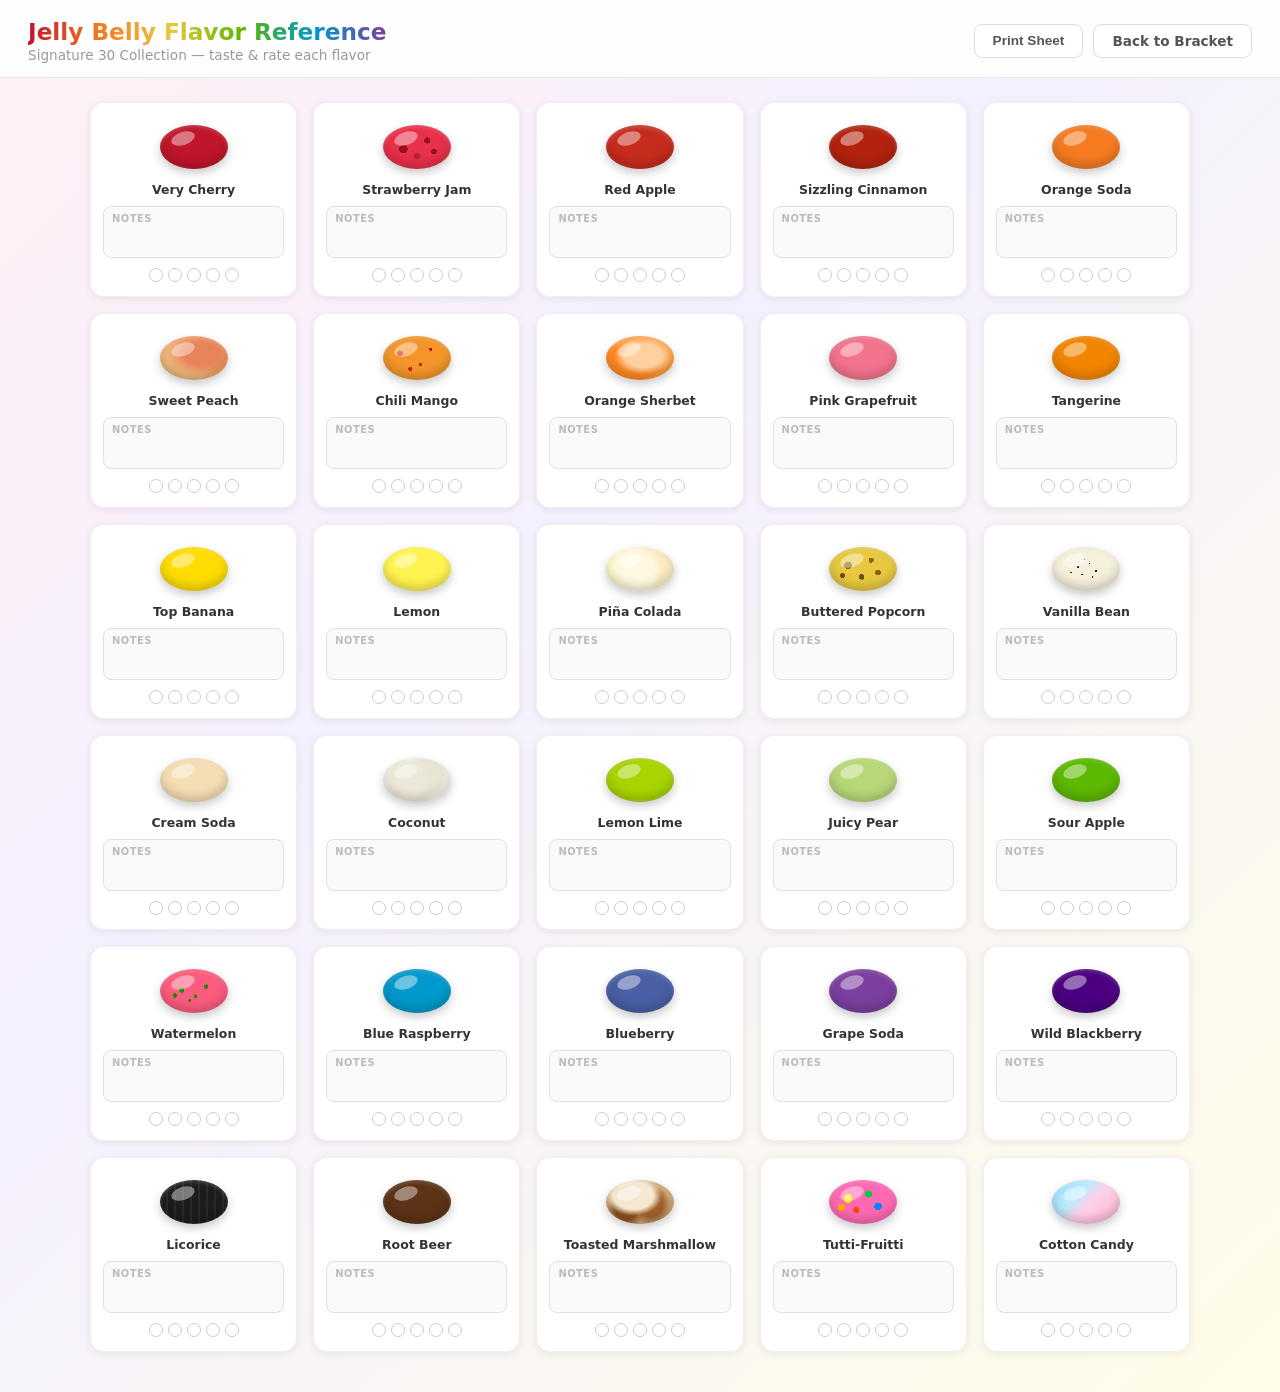
<file: resources.html>
<!DOCTYPE html>
<html lang="en">
<head>
  <meta charset="UTF-8">
  <meta name="viewport" content="width=device-width, initial-scale=1.0">
  <title>Jelly Belly Flavor Reference — Signature 30</title>
  <style>
    *, *::before, *::after { box-sizing: border-box; margin: 0; padding: 0; }

    body {
      font-family: 'Segoe UI', system-ui, -apple-system, sans-serif;
      background: linear-gradient(135deg, #fff0f5 0%, #f5f0ff 40%, #fffde7 100%);
      min-height: 100vh;
      color: #333;
    }

    /* ── Header ── */
    header {
      display: flex;
      align-items: center;
      justify-content: space-between;
      padding: 18px 28px 14px;
      background: rgba(255,255,255,0.88);
      backdrop-filter: blur(8px);
      border-bottom: 1px solid rgba(0,0,0,0.08);
      gap: 16px;
      flex-wrap: wrap;
    }

    h1 {
      font-size: 1.45rem;
      font-weight: 800;
      background: linear-gradient(90deg, #C0152B, #F47B20, #E8C840, #5CB800, #0099CC, #7B3FA0);
      -webkit-background-clip: text;
      -webkit-text-fill-color: transparent;
      background-clip: text;
    }

    .subtitle {
      font-size: 0.85rem;
      color: #999;
      margin-top: 2px;
    }

    .header-actions {
      display: flex;
      gap: 10px;
      flex-wrap: wrap;
    }

    .btn {
      background: #fff;
      color: #555;
      border: 1.5px solid #ddd;
      border-radius: 8px;
      padding: 8px 18px;
      font-size: 0.85rem;
      font-weight: 600;
      cursor: pointer;
      text-decoration: none;
      display: inline-block;
      white-space: nowrap;
      transition: background 0.15s, border-color 0.15s;
    }
    .btn:hover { background: #f5f5f5; border-color: #bbb; color: #333; }

    /* ── Grid ── */
    main {
      padding: 24px 28px 40px;
    }

    .grid {
      display: grid;
      grid-template-columns: repeat(5, 1fr);
      gap: 16px;
      max-width: 1100px;
      margin: 0 auto;
    }

    /* ── Card ── */
    .card {
      background: #fff;
      border-radius: 14px;
      padding: 16px 12px 14px;
      display: flex;
      flex-direction: column;
      align-items: center;
      gap: 8px;
      box-shadow: 0 2px 8px rgba(0,0,0,0.07);
      border: 1px solid rgba(0,0,0,0.06);
    }

    /* ── Jelly bean illustration ── */
    .bean-wrap {
      width: 80px;
      height: 56px;
      display: flex;
      align-items: center;
      justify-content: center;
    }

    .bean {
      width: 68px;
      height: 44px;
      border-radius: 50%;
      background-color: var(--bean-color);
      background-image: var(--bean-pattern, none);
      background-size: cover;
      position: relative;
      box-shadow:
        0 4px 10px rgba(0,0,0,0.22),
        inset 0 -5px 10px rgba(0,0,0,0.18),
        inset 0 2px 4px rgba(255,255,255,0.2);
    }

    /* Shine highlight */
    .bean::after {
      content: '';
      position: absolute;
      top: 7px;
      left: 11px;
      width: 24px;
      height: 13px;
      border-radius: 50%;
      background: rgba(255,255,255,0.42);
      transform: rotate(-18deg);
    }

    /* ── Flavor name ── */
    .flavor-name {
      font-size: 0.78rem;
      font-weight: 700;
      text-align: center;
      color: #333;
      line-height: 1.2;
    }

    /* ── Notes box ── */
    .notes-box {
      width: 100%;
      border: 1.5px solid #e0e0e0;
      border-radius: 8px;
      padding: 6px 8px;
      min-height: 52px;
      background: #fafafa;
    }

    .notes-label {
      font-size: 0.62rem;
      font-weight: 600;
      color: #bbb;
      text-transform: uppercase;
      letter-spacing: 0.5px;
      display: block;
      margin-bottom: 3px;
    }

    /* Rating dots */
    .rating {
      display: flex;
      gap: 5px;
      justify-content: center;
      margin-top: 2px;
    }
    .dot {
      width: 14px;
      height: 14px;
      border-radius: 50%;
      border: 1.5px solid #ccc;
      background: #fff;
    }

    /* ── Print ── */
    @media print {
      @page { size: landscape; margin: 0.3in; }

      body { background: #fff !important; }
      header { display: none !important; }

      main { padding: 0 !important; }

      .grid {
        grid-template-columns: repeat(6, 1fr);
        gap: 10px;
        max-width: none;
      }

      .card {
        box-shadow: none !important;
        border: 1px solid #ccc !important;
        border-radius: 8px;
        padding: 10px 8px;
        gap: 6px;
        break-inside: avoid;
      }

      .bean {
        width: 56px;
        height: 36px;
        -webkit-print-color-adjust: exact;
        print-color-adjust: exact;
      }

      .notes-box {
        background: #fff !important;
        min-height: 44px;
      }

      .dot { border-color: #aaa; }

      * { transition: none !important; animation: none !important; }
    }
  </style>
</head>
<body>

<header>
  <div>
    <h1>Jelly Belly Flavor Reference</h1>
    <p class="subtitle">Signature 30 Collection — taste &amp; rate each flavor</p>
  </div>
  <div class="header-actions">
    <button class="btn" onclick="window.print()">Print Sheet</button>
    <a class="btn" href="index.html">Back to Bracket</a>
  </div>
</header>

<main>
  <div class="grid" id="grid"></div>
</main>

<script>
  const FLAVORS = [
    { name: 'Very Cherry',         color: '#C0152B' },
    { name: 'Strawberry Jam',      color: '#E8304A',
      pattern: 'radial-gradient(circle at 30% 55%, #9B1020 8%, transparent 8%), radial-gradient(circle at 65% 35%, #9B1020 6%, transparent 6%), radial-gradient(circle at 50% 70%, #B8203A 7%, transparent 7%), radial-gradient(circle at 75% 60%, #9B1020 5%, transparent 5%)' },
    { name: 'Red Apple',           color: '#C62C1E' },
    { name: 'Sizzling Cinnamon',   color: '#B3220F' },
    { name: 'Orange Soda',         color: '#F47B20' },
    { name: 'Sweet Peach',         color: '#F4A460',
      pattern: 'radial-gradient(ellipse at 60% 40%, #E8845A 30%, transparent 60%), radial-gradient(circle at 35% 65%, #F0B87A 40%, transparent 60%)' },
    { name: 'Chili Mango',         color: '#F4952A',
      pattern: 'radial-gradient(circle at 25% 40%, #CC2200 5%, transparent 5%), radial-gradient(circle at 55% 65%, #CC2200 4%, transparent 4%), radial-gradient(circle at 70% 30%, #BB1100 3%, transparent 3%), radial-gradient(circle at 40% 75%, #CC2200 4%, transparent 4%)' },
    { name: 'Orange Sherbet',      color: '#FFA040',
      pattern: 'radial-gradient(ellipse at 55% 45%, #FFD0A0 35%, transparent 55%), radial-gradient(ellipse at 30% 65%, #FF8820 40%, transparent 55%)' },
    { name: 'Pink Grapefruit',     color: '#F2738C' },
    { name: 'Tangerine',           color: '#F28500' },
    { name: 'Top Banana',          color: '#FFDD00' },
    { name: 'Lemon',               color: '#FFF44F' },
    { name: 'Piña Colada',         color: '#FFFACD',
      pattern: 'radial-gradient(circle at 45% 50%, #FFF8E0 40%, transparent 60%), radial-gradient(circle at 70% 35%, #FAEAC0 30%, transparent 50%)' },
    { name: 'Buttered Popcorn',    color: '#E8C840',
      pattern: 'radial-gradient(circle at 28% 42%, #8B6010 7%, transparent 7%), radial-gradient(circle at 62% 30%, #8B6010 5%, transparent 5%), radial-gradient(circle at 48% 68%, #7A5008 6%, transparent 6%), radial-gradient(circle at 72% 58%, #8B6010 5%, transparent 5%), radial-gradient(circle at 20% 65%, #7A5008 4%, transparent 4%)' },
    { name: 'Vanilla Bean',        color: '#F5F0DC',
      pattern: 'radial-gradient(circle at 38% 45%, #3D1F00 2%, transparent 2%), radial-gradient(circle at 55% 38%, #3D1F00 1.5%, transparent 1.5%), radial-gradient(circle at 44% 62%, #3D1F00 1.5%, transparent 1.5%), radial-gradient(circle at 65% 55%, #3D1F00 2%, transparent 2%), radial-gradient(circle at 28% 58%, #3D1F00 1.5%, transparent 1.5%), radial-gradient(circle at 60% 68%, #3D1F00 1.5%, transparent 1.5%), radial-gradient(circle at 48% 28%, #3D1F00 1%, transparent 1%)' },
    { name: 'Cream Soda',          color: '#F5DEB3' },
    { name: 'Coconut',             color: '#F8F8F0',
      pattern: 'radial-gradient(circle at 35% 50%, #EDE8D8 35%, transparent 50%), radial-gradient(circle at 65% 40%, #E8E4D4 30%, transparent 45%), radial-gradient(circle at 50% 70%, #EAE6D6 25%, transparent 40%)' },
    { name: 'Lemon Lime',          color: '#A8D400' },
    { name: 'Juicy Pear',          color: '#B8D878' },
    { name: 'Sour Apple',          color: '#5CB800' },
    { name: 'Watermelon',          color: '#FC5C7D',
      pattern: 'radial-gradient(circle at 32% 48%, #1A8C00 5%, transparent 5%), radial-gradient(circle at 52% 62%, #1A8C00 4%, transparent 4%), radial-gradient(circle at 68% 40%, #1A8C00 4%, transparent 4%), radial-gradient(circle at 44% 72%, #1A8C00 3%, transparent 3%), radial-gradient(circle at 22% 60%, #1A8C00 4%, transparent 4%)' },
    { name: 'Blue Raspberry',      color: '#0099CC' },
    { name: 'Blueberry',           color: '#4A5FA5' },
    { name: 'Grape Soda',          color: '#7B3FA0' },
    { name: 'Wild Blackberry',     color: '#4B0082' },
    { name: 'Licorice',            color: '#1C1C1C',
      pattern: 'repeating-linear-gradient(90deg, transparent, transparent 6px, rgba(255,255,255,0.06) 6px, rgba(255,255,255,0.06) 8px)' },
    { name: 'Root Beer',           color: '#5C3317' },
    { name: 'Toasted Marshmallow', color: '#D2A679',
      pattern: 'radial-gradient(ellipse at 40% 35%, #F5E8D0 35%, transparent 50%), radial-gradient(circle at 65% 55%, #A0622A 25%, transparent 40%), radial-gradient(circle at 30% 65%, #8C5020 20%, transparent 35%)' },
    { name: 'Tutti-Fruitti',       color: '#FF69B4',
      pattern: 'radial-gradient(circle at 28% 42%, #FFE800 8%, transparent 8%), radial-gradient(circle at 58% 32%, #00CC44 7%, transparent 7%), radial-gradient(circle at 72% 60%, #0088FF 7%, transparent 7%), radial-gradient(circle at 40% 68%, #FF4400 6%, transparent 6%), radial-gradient(circle at 18% 62%, #FFAA00 6%, transparent 6%)' },
    { name: 'Cotton Candy',        color: '#FFB7D5',
      pattern: 'linear-gradient(135deg, #99DDFF 0%, #BBEBFF 35%, #FFD0E8 55%, #FFB7D5 100%)' },
  ];

  const grid = document.getElementById('grid');
  FLAVORS.forEach(f => {
    grid.insertAdjacentHTML('beforeend', `
      <div class="card">
        <div class="bean-wrap">
          <div class="bean" style="--bean-color: ${f.color}${f.pattern ? `; --bean-pattern: ${f.pattern}` : ''}"></div>
        </div>
        <div class="flavor-name">${f.name}</div>
        <div class="notes-box">
          <span class="notes-label">Notes</span>
        </div>
        <div class="rating">
          <div class="dot"></div>
          <div class="dot"></div>
          <div class="dot"></div>
          <div class="dot"></div>
          <div class="dot"></div>
        </div>
      </div>
    `);
  });
</script>
</body>
</html>
</file>
